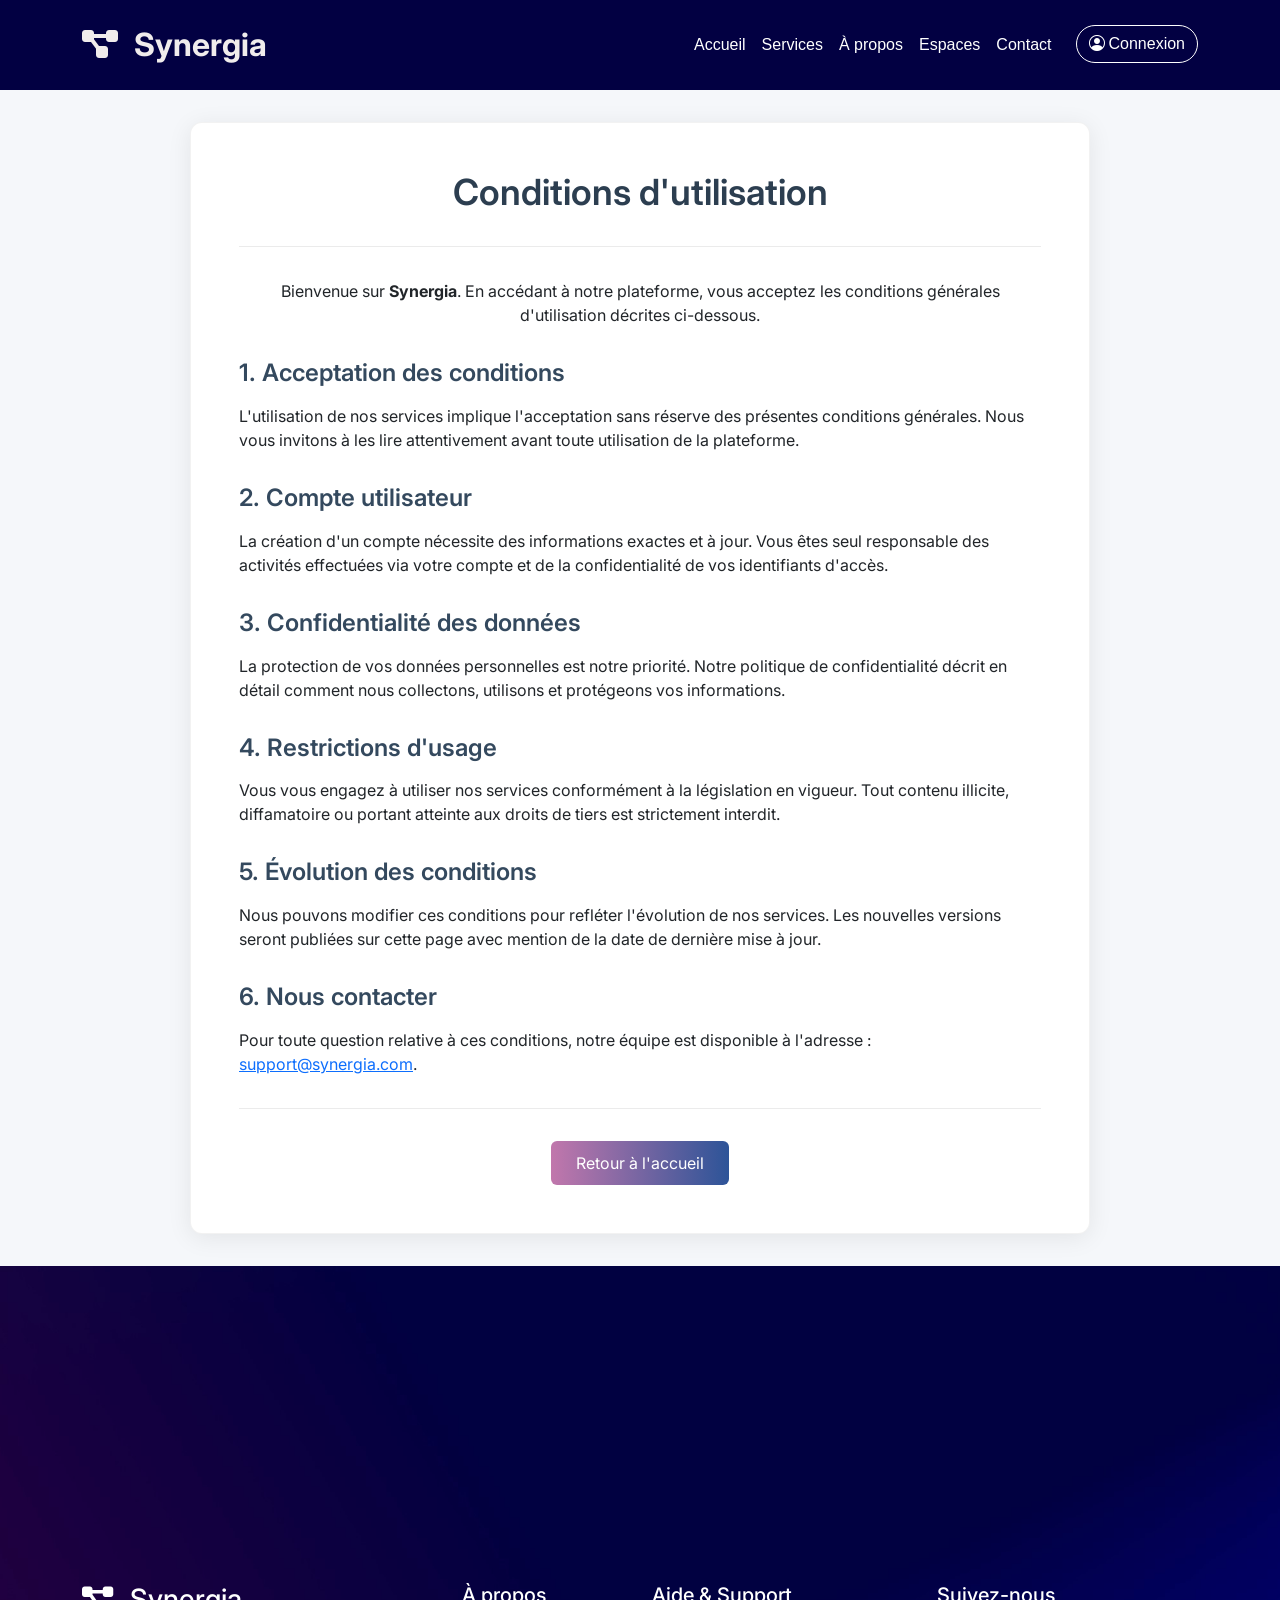
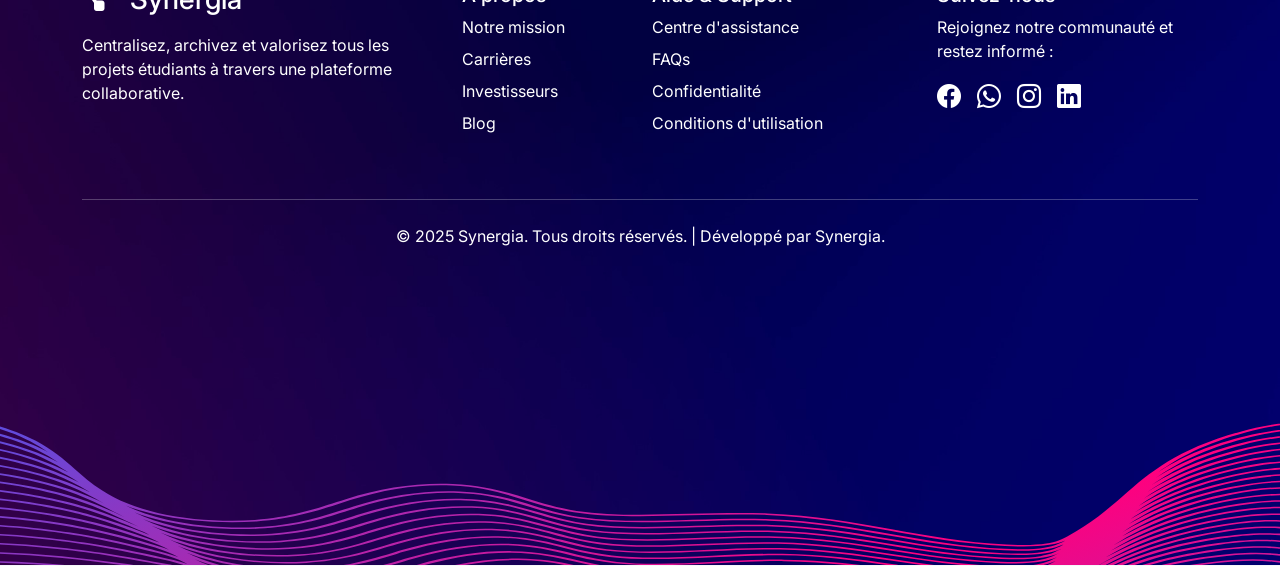
<file: hello/conditions.html>
<!DOCTYPE html>
<html lang="fr">
<head>
  <meta charset="UTF-8">
  <meta name="viewport" content="width=device-width, initial-scale=1.0">
  <title>Conditions d'utilisation - Synergia</title>
  
  <!-- Favicon -->
  <link rel="icon" href="img/logo-blue.png" type="image/png">
  
  <!-- CSS -->
  <link href="https://cdn.jsdelivr.net/npm/bootstrap-icons@1.10.5/font/bootstrap-icons.css" rel="stylesheet">
  
    <!-- Bootstrap 5 CSS -->
    <link href="https://cdn.jsdelivr.net/npm/bootstrap@5.3.0-alpha1/dist/css/bootstrap.min.css" rel="stylesheet">
    <link rel="stylesheet" href="https://cdnjs.cloudflare.com/ajax/libs/font-awesome/6.4.0/css/all.min.css">
  <link href="https://fonts.googleapis.com/css2?family=Inter:wght@300;400;500;600;700&display=swap" rel="stylesheet">
  <link href="style.css" rel="stylesheet"> <!-- Votre CSS existant -->
  
  <!-- Bootstrap Icons -->
  <link href="https://cdn.jsdelivr.net/npm/bootstrap-icons@1.10.5/font/bootstrap-icons.css" rel="stylesheet">

  <style>
    :root {
      --primary: #2C3E50;
      --secondary: #34495E;
      --accent: #7F8C8D;
      --text: #333333;
    }

    body {
      background-color: #F5F7FA;
      min-height: 100vh;
      display: flex;
      flex-direction: column;
      font-family: 'Inter', sans-serif;
    }

    main{
        margin-top: 10vh;
    }
    .legal-container {
      background: #FFFFFF;
      padding: 3rem;
      border-radius: 12px;
      box-shadow: 0 4px 24px rgba(0, 0, 0, 0.08);
      max-width: 900px;
      width: 100%;
      margin: 2rem auto;
      border: 1px solid rgba(0, 0, 0, 0.05);
      flex: 1;
    }

    h1 {
      font-weight: 600;
      color: var(--primary);
      margin-bottom: 2rem;
      text-align: center;
      font-size: 2.25rem;
    }

    h4 {
      color: var(--secondary);
      margin-top: 2rem;
      margin-bottom: 1rem;
      font-weight: 600;
    }

    .divider {
      height: 1px;
      background-color: rgba(0, 0, 0, 0.08);
      margin: 2rem 0;
    }

    @media (max-width: 768px) {
      .legal-container {
        padding: 1.5rem;
      }
      
      h1 {
        font-size: 1.8rem;
      }
    }
  </style>
</head>
<body>

  <!-- NAVBAR (identique à votre version originale) -->
  <nav class="navbar navbar-expand-lg navbar-dark py-3">
    <div class="container">
      <a class="navbar-brand logo-nom" href="#"><i class="fas fa-project-diagram me-3"></i>Synergia</a>
      <button class="navbar-toggler" type="button" data-bs-toggle="collapse" data-bs-target="#navbarNav" aria-controls="navbarNav" aria-expanded="false" aria-label="Toggle navigation">
        <span class="navbar-toggler-icon"></span>
      </button>
      <div class="collapse navbar-collapse" id="navbarNav">
        <ul class="navbar-nav ms-auto">
          <li class="nav-item"><a class="nav-link" href="index.html#hero">Accueil</a></li>
          <li class="nav-item"><a class="nav-link" href="index.html#service">Services</a></li>
          <li class="nav-item"><a class="nav-link" href="index.html#objectif">À propos</a></li>
          <li class="nav-item"><a class="nav-link" href="index.html#espaces">Espaces</a></li>
          <li class="nav-item"><a class="nav-link" href="index.html#contact">Contact</a></li>
          <li class="nav-item ms-lg-3 my-2 my-lg-0">
            <button class="btn rounded-pill d-flex align-items-center bouton">
              <a href="login.php"><i class="bi bi-person-circle me-1"></i>Connexion</a>
            </button>
          </li>
        </ul>
      </div>
    </div>
  </nav>

  <!-- MAIN CONTENT -->
  <main>
    <div class="legal-container">
      <h1>Conditions d'utilisation</h1>
      <div class="divider"></div>
      
      <p class="text-center mb-4">
        Bienvenue sur <strong>Synergia</strong>. En accédant à notre plateforme, vous acceptez les conditions générales d'utilisation décrites ci-dessous.
      </p>

      <h4>1. Acceptation des conditions</h4>
      <p>
        L'utilisation de nos services implique l'acceptation sans réserve des présentes conditions générales. Nous vous invitons à les lire attentivement avant toute utilisation de la plateforme.
      </p>

      <h4>2. Compte utilisateur</h4>
      <p>
        La création d'un compte nécessite des informations exactes et à jour. Vous êtes seul responsable des activités effectuées via votre compte et de la confidentialité de vos identifiants d'accès.
      </p>

      <h4>3. Confidentialité des données</h4>
      <p>
        La protection de vos données personnelles est notre priorité. Notre politique de confidentialité décrit en détail comment nous collectons, utilisons et protégeons vos informations.
      </p>

      <h4>4. Restrictions d'usage</h4>
      <p>
        Vous vous engagez à utiliser nos services conformément à la législation en vigueur. Tout contenu illicite, diffamatoire ou portant atteinte aux droits de tiers est strictement interdit.
      </p>

      <h4>5. Évolution des conditions</h4>
      <p>
        Nous pouvons modifier ces conditions pour refléter l'évolution de nos services. Les nouvelles versions seront publiées sur cette page avec mention de la date de dernière mise à jour.
      </p>

      <h4>6. Nous contacter</h4>
      <p>
        Pour toute question relative à ces conditions, notre équipe est disponible à l'adresse :
        <a href="mailto:support@synergia.com">support@synergia.com</a>.
      </p>

      <div class="divider"></div>

      <div class="text-center">
        <a href="index.html" class="btn btn-legal bouton2">Retour à l'accueil</a>
      </div>
    </div>
  </main>

  <!-- FOOTER (identique à votre version originale) -->
  <footer class="d-flex flex-column justify-content-center align-items-center min-vh-100">
    <div class="container">
      <div class="row text-center text-md-start">
        <div class="col-md-4 mb-4">
          <div class="d-flex align-items-center justify-content-center justify-content-md-start mb-3">
            <h3 class="mb-0"><i class="fas fa-project-diagram me-3"></i>Synergia</h3>
          </div>
          <p>Centralisez, archivez et valorisez tous les projets étudiants à travers une plateforme collaborative.</p>
        </div>

        <div class="col-md-2 mb-4">
          <h5>À propos</h5>
          <ul class="list-unstyled">
            <li class="mb-2"><a class="footer-link" href="#">Notre mission</a></li>
            <li class="mb-2"><a class="footer-link" href="#">Carrières</a></li>
            <li class="mb-2"><a class="footer-link" href="#">Investisseurs</a></li>
            <li><a class="footer-link" href="#">Blog</a></li>
          </ul>
        </div>

        <div class="col-md-3 mb-4">
          <h5>Aide & Support</h5>
          <ul class="list-unstyled">
            <li class="mb-2"><a class="footer-link" href="index.html#contact">Centre d'assistance</a></li>
            <li class="mb-2"><a class="footer-link" href="#">FAQs</a></li>
            <li class="mb-2"><a class="footer-link" href="confidentialite.html">Confidentialité</a></li>
            <li><a class="footer-link" href="conditions.html">Conditions d'utilisation</a></li>
          </ul>
        </div>

        <div class="col-md-3 mb-4">
          <h5>Suivez-nous</h5>
          <p class="mb-3">Rejoignez notre communauté et restez informé :</p>
          <div class="d-flex justify-content-center justify-content-md-start">
            <a href="#" class="me-3 text-white"><i class="bi bi-facebook fs-4"></i></a>
            <a href="#" class="me-3 text-white"><i class="bi bi-whatsapp fs-4"></i></a>
            <a href="#" class="me-3 text-white"><i class="bi bi-instagram fs-4"></i></a>
            <a href="#" class="text-white"><i class="bi bi-linkedin fs-4"></i></a>
          </div>
        </div>
      </div>

      <hr class="border-light my-4">

      <div class="text-center">
        <p class="mb-0">&copy; 2025 Synergia. Tous droits réservés. | Développé par Synergia.</p>
      </div>
    </div>
  </footer>

  <script src="https://cdn.jsdelivr.net/npm/bootstrap@5.3.2/dist/js/bootstrap.bundle.min.js"></script>
  <script>
    // Script pour la navbar scroll (si présent dans votre style.css)
    window.addEventListener('scroll', function() {
      if (window.scrollY > 50) {
        document.querySelector('.navbar').classList.add('scrolled');
      } else {
        document.querySelector('.navbar').classList.remove('scrolled');
      }
    });
  </script>
</body>
</html>
</file>
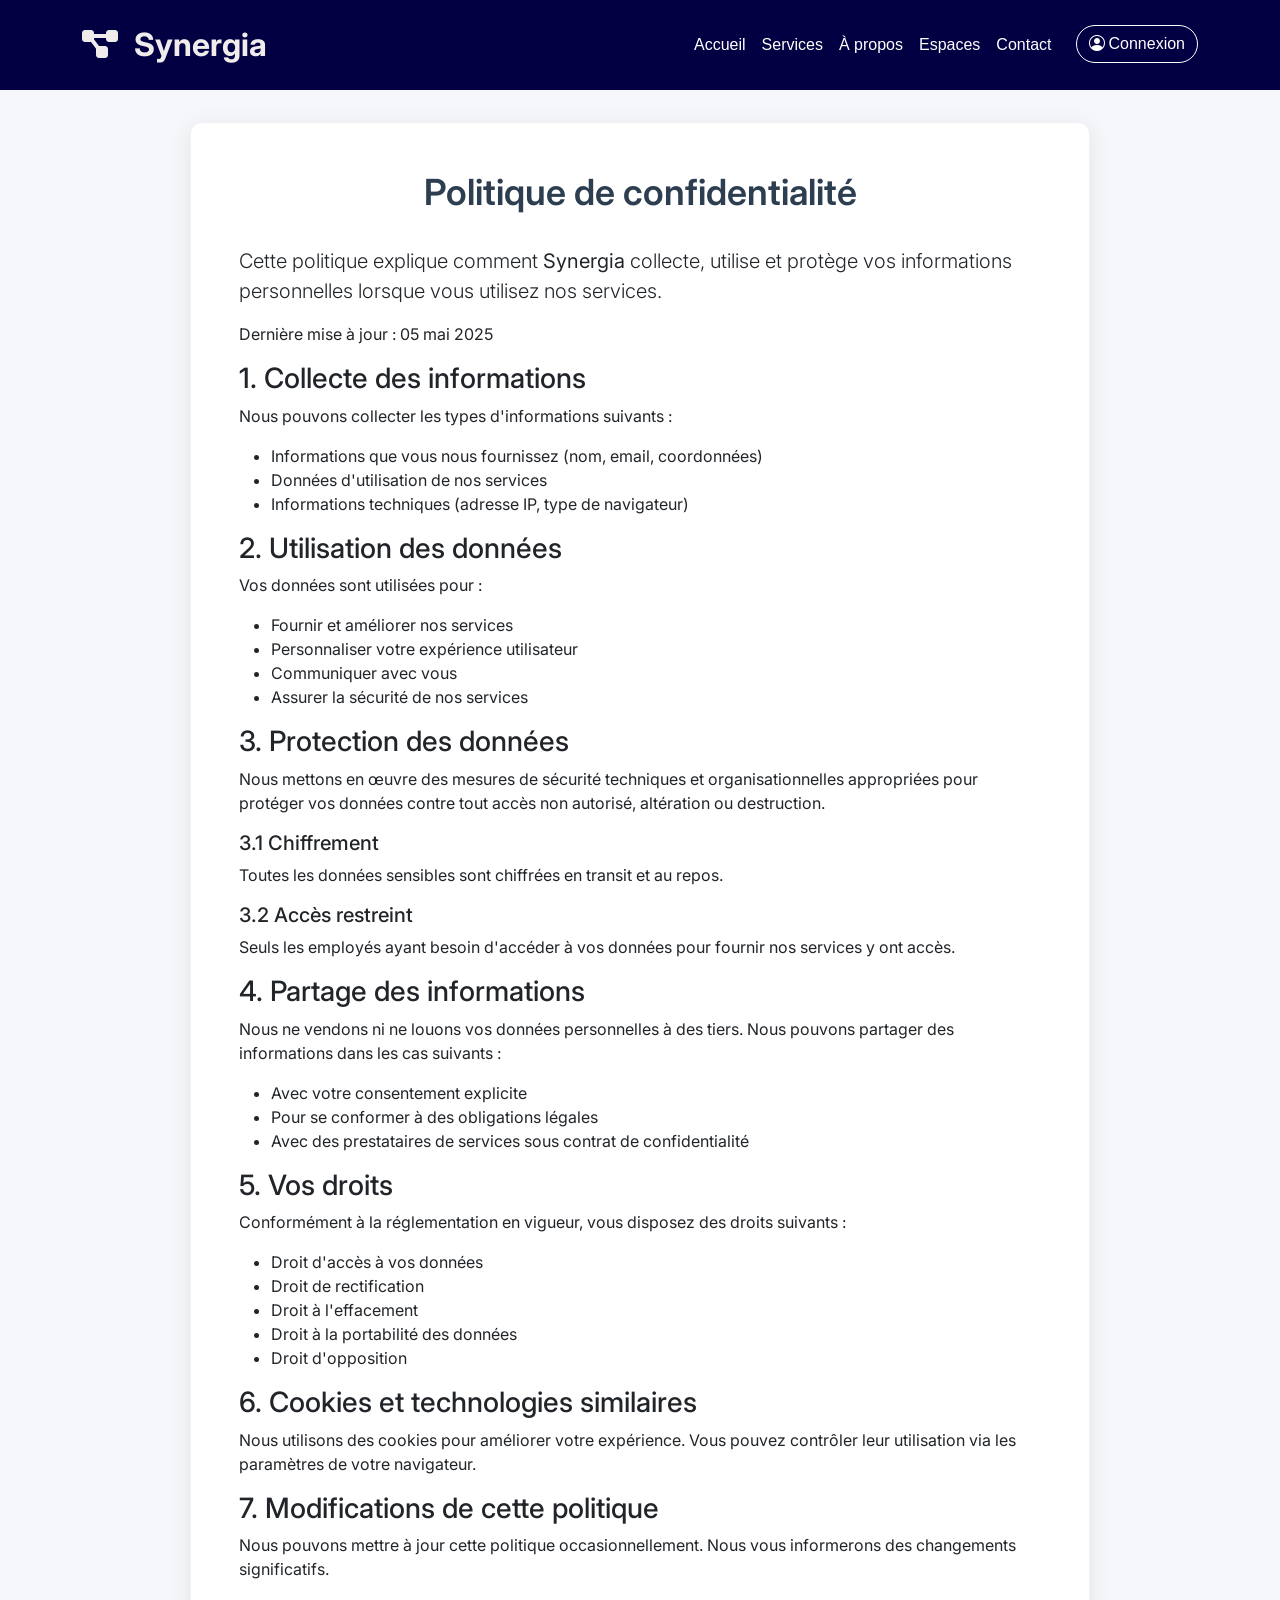
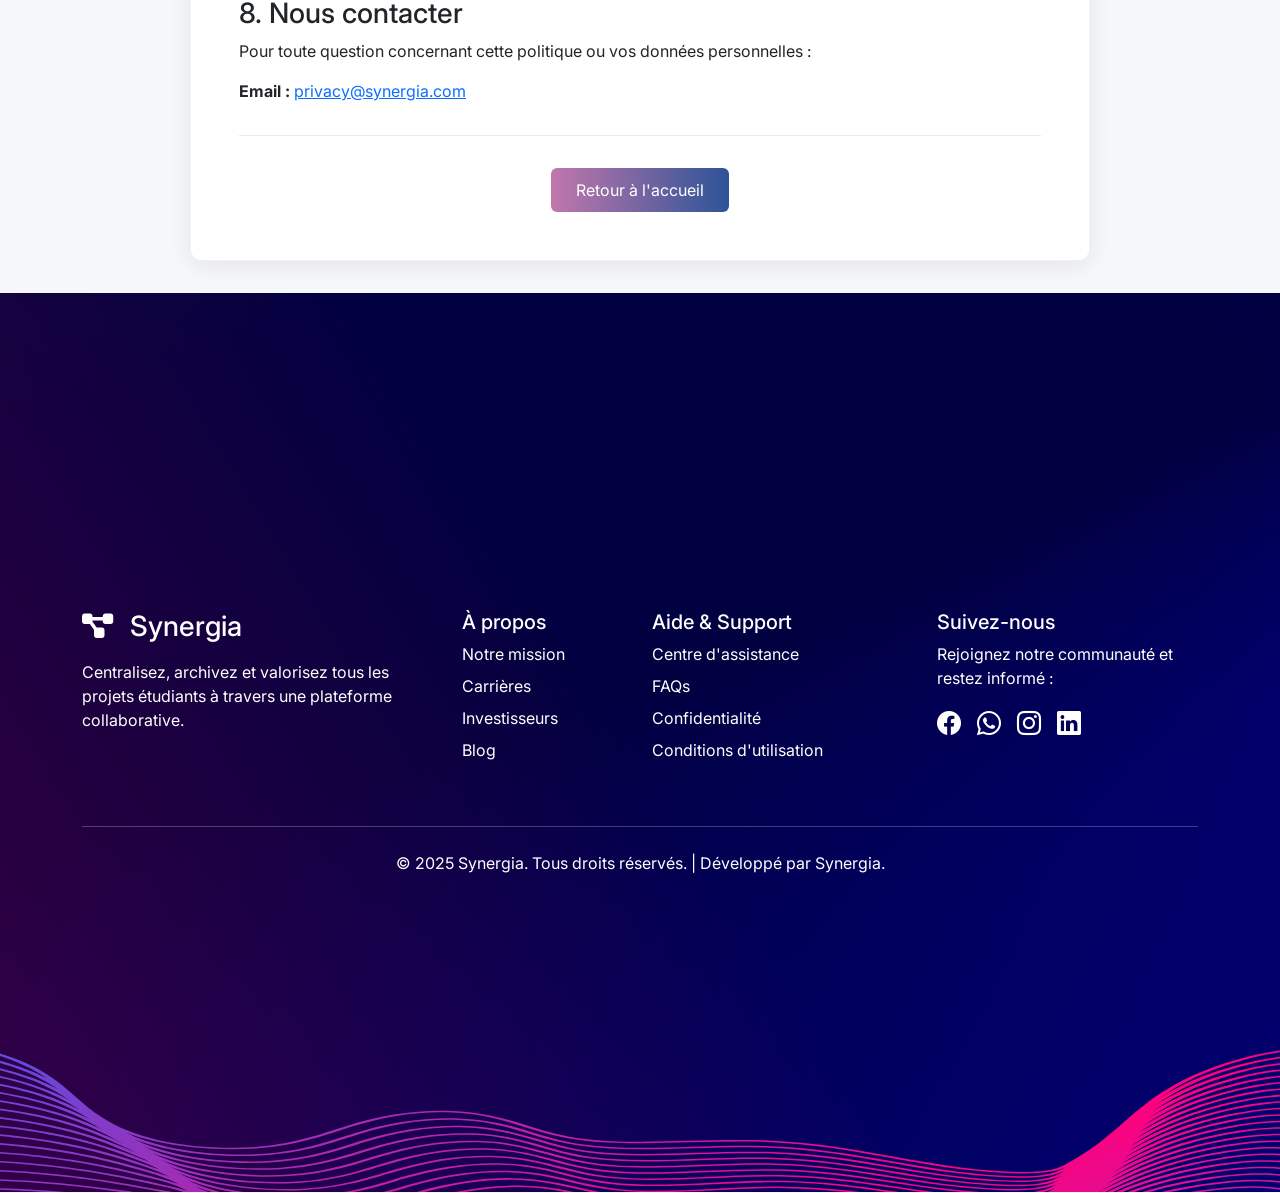
<file: hello/confidentialite.html>
<!DOCTYPE html>
<html lang="fr">
<head>
  <meta charset="UTF-8">
  <meta name="viewport" content="width=device-width, initial-scale=1.0">
  <title>Conditions d'utilisation - Synergia</title>
  
  <!-- Favicon -->
  <link rel="icon" href="img/logo-blue.png" type="image/png">
  
  <!-- CSS -->
  <link href="https://cdn.jsdelivr.net/npm/bootstrap-icons@1.10.5/font/bootstrap-icons.css" rel="stylesheet">
  
    <!-- Bootstrap 5 CSS -->
     <link rel="stylesheet" href="https://cdnjs.cloudflare.com/ajax/libs/font-awesome/6.4.0/css/all.min.css">
    <link href="https://cdn.jsdelivr.net/npm/bootstrap@5.3.0-alpha1/dist/css/bootstrap.min.css" rel="stylesheet">
  <link href="https://fonts.googleapis.com/css2?family=Inter:wght@300;400;500;600;700&display=swap" rel="stylesheet">
  <link href="style.css" rel="stylesheet"> <!-- Votre CSS existant -->
  
  <!-- Bootstrap Icons -->
  <link href="https://cdn.jsdelivr.net/npm/bootstrap-icons@1.10.5/font/bootstrap-icons.css" rel="stylesheet">

  <style>
    :root {
      --primary: #2C3E50;
      --secondary: #34495E;
      --accent: #7F8C8D;
      --text: #333333;
    }

    body {
      background-color: #F5F7FA;
      min-height: 100vh;
      display: flex;
      flex-direction: column;
      font-family: 'Inter', sans-serif;
    }

    main{
        margin-top: 10vh;
    }
    .legal-container {
      background: #FFFFFF;
      padding: 3rem;
      border-radius: 12px;
      box-shadow: 0 4px 24px rgba(0, 0, 0, 0.08);
      max-width: 900px;
      width: 100%;
      margin: 2rem auto;
      border: 1px solid rgba(0, 0, 0, 0.05);
      flex: 1;
    }

    h1 {
      font-weight: 600;
      color: var(--primary);
      margin-bottom: 2rem;
      text-align: center;
      font-size: 2.25rem;
    }

    h4 {
      color: var(--secondary);
      margin-top: 2rem;
      margin-bottom: 1rem;
      font-weight: 600;
    }

    .divider {
      height: 1px;
      background-color: rgba(0, 0, 0, 0.08);
      margin: 2rem 0;
    }

    @media (max-width: 768px) {
      .legal-container {
        padding: 1.5rem;
      }
      
      h1 {
        font-size: 1.8rem;
      }
    }
  </style>
</head>
<body>

  <!-- NAVBAR (identique à votre version originale) -->
  <nav class="navbar navbar-expand-lg navbar-dark py-3">
    <div class="container">
      <a class="navbar-brand logo-nom" href="#"><i class="fas fa-project-diagram me-3"></i>Synergia</a>
      <button class="navbar-toggler" type="button" data-bs-toggle="collapse" data-bs-target="#navbarNav" aria-controls="navbarNav" aria-expanded="false" aria-label="Toggle navigation">
        <span class="navbar-toggler-icon"></span>
      </button>
      <div class="collapse navbar-collapse" id="navbarNav">
        <ul class="navbar-nav ms-auto">
          <li class="nav-item"><a class="nav-link" href="index.html#hero">Accueil</a></li>
          <li class="nav-item"><a class="nav-link" href="index.html#service">Services</a></li>
          <li class="nav-item"><a class="nav-link" href="index.html#objectif">À propos</a></li>
          <li class="nav-item"><a class="nav-link" href="index.html#espaces">Espaces</a></li>
          <li class="nav-item"><a class="nav-link" href="index.html#contact">Contact</a></li>
          <li class="nav-item ms-lg-3 my-2 my-lg-0">
            <button class="btn rounded-pill d-flex align-items-center bouton">
              <a href="login.php"><i class="bi bi-person-circle me-1"></i>Connexion</a>
            </button>
          </li>
        </ul>
      </div>
    </div>
  </nav>

  <!-- MAIN CONTENT -->
  <main>

    <div class="legal-container">
        <h1>Politique de confidentialité</h1>
        
        <p class="lead">
          Cette politique explique comment <strong>Synergia</strong> collecte, utilise et protège vos informations personnelles lorsque vous utilisez nos services.
        </p>
    
        <p class="last-update">Dernière mise à jour : 05 mai 2025</p>
    
        <h3>1. Collecte des informations</h3>
        <p>Nous pouvons collecter les types d'informations suivants :</p>
        <ul>
          <li>Informations que vous nous fournissez (nom, email, coordonnées)</li>
          <li>Données d'utilisation de nos services</li>
          <li>Informations techniques (adresse IP, type de navigateur)</li>
        </ul>
    
        <h3>2. Utilisation des données</h3>
        <p>Vos données sont utilisées pour :</p>
        <ul>
          <li>Fournir et améliorer nos services</li>
          <li>Personnaliser votre expérience utilisateur</li>
          <li>Communiquer avec vous</li>
          <li>Assurer la sécurité de nos services</li>
        </ul>
    
        <h3>3. Protection des données</h3>
        <p>Nous mettons en œuvre des mesures de sécurité techniques et organisationnelles appropriées pour protéger vos données contre tout accès non autorisé, altération ou destruction.</p>
    
        <h5>3.1 Chiffrement</h5>
        <p>Toutes les données sensibles sont chiffrées en transit et au repos.</p>
    
        <h5>3.2 Accès restreint</h5>
        <p>Seuls les employés ayant besoin d'accéder à vos données pour fournir nos services y ont accès.</p>
    
        <h3>4. Partage des informations</h3>
        <p>Nous ne vendons ni ne louons vos données personnelles à des tiers. Nous pouvons partager des informations dans les cas suivants :</p>
        <ul>
          <li>Avec votre consentement explicite</li>
          <li>Pour se conformer à des obligations légales</li>
          <li>Avec des prestataires de services sous contrat de confidentialité</li>
        </ul>
    
        <h3>5. Vos droits</h3>
        <p>Conformément à la réglementation en vigueur, vous disposez des droits suivants :</p>
        <ul>
          <li>Droit d'accès à vos données</li>
          <li>Droit de rectification</li>
          <li>Droit à l'effacement</li>
          <li>Droit à la portabilité des données</li>
          <li>Droit d'opposition</li>
        </ul>
    
        <h3>6. Cookies et technologies similaires</h3>
        <p>Nous utilisons des cookies pour améliorer votre expérience. Vous pouvez contrôler leur utilisation via les paramètres de votre navigateur.</p>
    
        <h3>7. Modifications de cette politique</h3>
        <p>Nous pouvons mettre à jour cette politique occasionnellement. Nous vous informerons des changements significatifs.</p>
    
        <H3>8. Nous contacter</H3>
        <p>Pour toute question concernant cette politique ou vos données personnelles :</p>
        <p><strong>Email :</strong> <a href="mailto:privacy@synergia.com">privacy@synergia.com</a></p>
    
        <div class="divider"></div>
    
        <div class="text-center">
          <a href="index.html" class="btn btn-legal bouton2">Retour à l'accueil</a>
        </div>
      </div>
  </main>

  <!-- FOOTER (identique à votre version originale) -->
  <footer class="d-flex flex-column justify-content-center align-items-center min-vh-100">
    <div class="container">
      <div class="row text-center text-md-start">
        <div class="col-md-4 mb-4">
          <div class="d-flex align-items-center justify-content-center justify-content-md-start mb-3">
            <h3 class="mb-0"><i class="fas fa-project-diagram me-3"></i>Synergia</h3>
          </div>
          <p>Centralisez, archivez et valorisez tous les projets étudiants à travers une plateforme collaborative.</p>
        </div>

        <div class="col-md-2 mb-4">
          <h5>À propos</h5>
          <ul class="list-unstyled">
            <li class="mb-2"><a class="footer-link" href="#">Notre mission</a></li>
            <li class="mb-2"><a class="footer-link" href="#">Carrières</a></li>
            <li class="mb-2"><a class="footer-link" href="#">Investisseurs</a></li>
            <li><a class="footer-link" href="#">Blog</a></li>
          </ul>
        </div>

        <div class="col-md-3 mb-4">
          <h5>Aide & Support</h5>
          <ul class="list-unstyled">
            <li class="mb-2"><a class="footer-link" href="index.html#contact">Centre d'assistance</a></li>
            <li class="mb-2"><a class="footer-link" href="#">FAQs</a></li>
            <li class="mb-2"><a class="footer-link" href="confidentialite.html">Confidentialité</a></li>
            <li><a class="footer-link" href="conditions.html">Conditions d'utilisation</a></li>
          </ul>
        </div>

        <div class="col-md-3 mb-4">
          <h5>Suivez-nous</h5>
          <p class="mb-3">Rejoignez notre communauté et restez informé :</p>
          <div class="d-flex justify-content-center justify-content-md-start">
            <a href="#" class="me-3 text-white"><i class="bi bi-facebook fs-4"></i></a>
            <a href="#" class="me-3 text-white"><i class="bi bi-whatsapp fs-4"></i></a>
            <a href="#" class="me-3 text-white"><i class="bi bi-instagram fs-4"></i></a>
            <a href="#" class="text-white"><i class="bi bi-linkedin fs-4"></i></a>
          </div>
        </div>
      </div>

      <hr class="border-light my-4">

      <div class="text-center">
        <p class="mb-0">&copy; 2025 Synergia. Tous droits réservés. | Développé par Synergia.</p>
      </div>
    </div>
  </footer>

  <script src="https://cdn.jsdelivr.net/npm/bootstrap@5.3.2/dist/js/bootstrap.bundle.min.js"></script>
  <script>
    // Script pour la navbar scroll (si présent dans votre style.css)
    window.addEventListener('scroll', function() {
      if (window.scrollY > 50) {
        document.querySelector('.navbar').classList.add('scrolled');
      } else {
        document.querySelector('.navbar').classList.remove('scrolled');
      }
    });

    document.addEventListener('DOMContentLoaded', function() {
        const sections = document.querySelectorAll('section');
        
        const observer = new IntersectionObserver((entries) => {
          entries.forEach(entry => {
            if (entry.isIntersecting) {
              entry.target.classList.add('section-visible');
            }
          });
        }, {
          threshold: 0.1
        });
      
        sections.forEach(section => {
          section.classList.add('section-hidden');
          observer.observe(section);
        });
      });
  </script>
</body>
</html>
</file>
<file: hello/style.css>
html, body {
scroll-behavior: smooth;
margin: 0;
padding: 0;
overflow-x: hidden;
}

.slide {
min-height: 100vh;
display: flex;
flex-direction: column;
justify-content: center;
padding: 80px 20px;
}

.big-title {
color:rgb(32, 32, 97) ;
font-size: clamp(2.5rem, 8vw, 5rem);
background: linear-gradient(to right, #c177ac, #2d5498);
-webkit-background-clip: text;
-webkit-text-fill-color: transparent;
line-height: 1.2;
}

.navbar {
position: fixed;
width: 100%;
z-index: 1000;
background: #020042;

transition: all 0.3s ease;
}



.small-title {
color: #2d5498;
margin-top: 1rem;
font-family: 'Lucida Sans', 'Lucida Sans Regular', 'Lucida Grande', 'Lucida Sans Unicode', Geneva, Verdana, sans-serif;
font-size: clamp(1rem, 3vw, 1.5rem);
}

.nav-item a {
color: white;
font-family: 'Lucida Sans', 'Lucida Sans Regular', 'Lucida Grande', 'Lucida Sans Unicode', Geneva, Verdana, sans-serif;
transition: color 0.3s ease;
}

.nav-item a:hover {
color: rgba(239, 211, 211, 0.838);
border-bottom: 2px solid white;
}

.logo-nom {
font-weight: bold;
font-size: clamp(2rem, 6vw, 2rem);
color: rgb(240, 236, 236);
}

.bouton2 {
background: linear-gradient(to right, #c177ac, #2d5498);
border: none;
color: white;
transition: all 0.3s ease;
padding: 10px 25px;
}

.bouton2:hover {
background:linear-gradient(to left, #c177ac, #2d5498);
color: white;
transform: scale(1.05);
box-shadow: 0 5px 15px rgba(0, 0, 0, 0.1);
}

.bouton {
background-color: none;
border: 1px solid white;
transition: all 0.3s ease;
}

.bouton a {
text-decoration: none;
}

.bouton:hover {
transform: scale(1.05);
}

.hero-img {
max-height: 70vh;
width: auto;
margin: 0 auto;
display: block;
}



.section-title {
font-size: clamp(1.8rem, 5vw, 3rem);
background: linear-gradient(to right, #c177ac, #2d5498);
-webkit-background-clip: text;
-webkit-text-fill-color: transparent;
margin-bottom: 1.5rem;
font-weight: 700;
}

.card {
transition: transform 0.3s ease, box-shadow 0.3s ease;
border: none;
border-radius: 10px;
}

.card:hover {
transform: translateY(-10px);
box-shadow: 0 10px 20px rgba(0, 0, 0, 0.1);
}

footer {
min-height: 100vh;
background: url(img/footer_back.svg);
background-repeat: no-repeat;
margin: 0;
background-position: bottom;
color: white;
padding: 50px 20px;
}

.footer-link {
color: #fff;
text-decoration: none;
margin-right: 15px;
transition: color 0.3s ease;
}

.footer-link:hover {
color: rgba(255, 255, 255, 0.8);
}

.logo-img {
width: 50px;
height: 50px;
}

.text-objectif {
font-size: 1rem;
line-height: 1.7;
}

@media (max-width: 992px) {
.slide {
    padding: 100px 20px;
}

.hero-slide {
    padding-top: 100px;
}

.hero-img {
    max-height: 50vh;
    margin-bottom: 30px;
}
}

@media (max-width: 768px) {
.big-title {
    font-size: 2.5rem;
}

.section-title {
    font-size: 2rem;
}

.navbar-collapse {
    background: #020042;
    padding: 20px;
    border-radius: 10px;
    margin-top: 10px;
}

footer {
    padding: 40px 20px;
}
}

@media (max-width: 576px) {
.big-title {
    font-size: 2rem;
}

.small-title {
    font-size: 1.2rem;
}

.section-title {
    font-size: 1.8rem;
}

.btn {
    width: 100%;
}
}
.feature-card {
    border: none;
    border-radius: 10px;
    overflow: hidden;
    transition: transform 0.3s, box-shadow 0.3s;
    height: 100%;
}

.feature-card:hover {
    transform: translateY(-10px);
    box-shadow: 0 10px 20px rgba(0, 0, 0, 0.1);
}

.feature-icon {
    font-size: 2.5rem;
    margin-bottom: 1rem;
    color: var(--primary-color);
}
.bouton_feature{
    color: #31192a;
    font-size: x-large;
    margin: 0 3vh;
}


#features i{
    color: #4b4de8;

}
</file>
